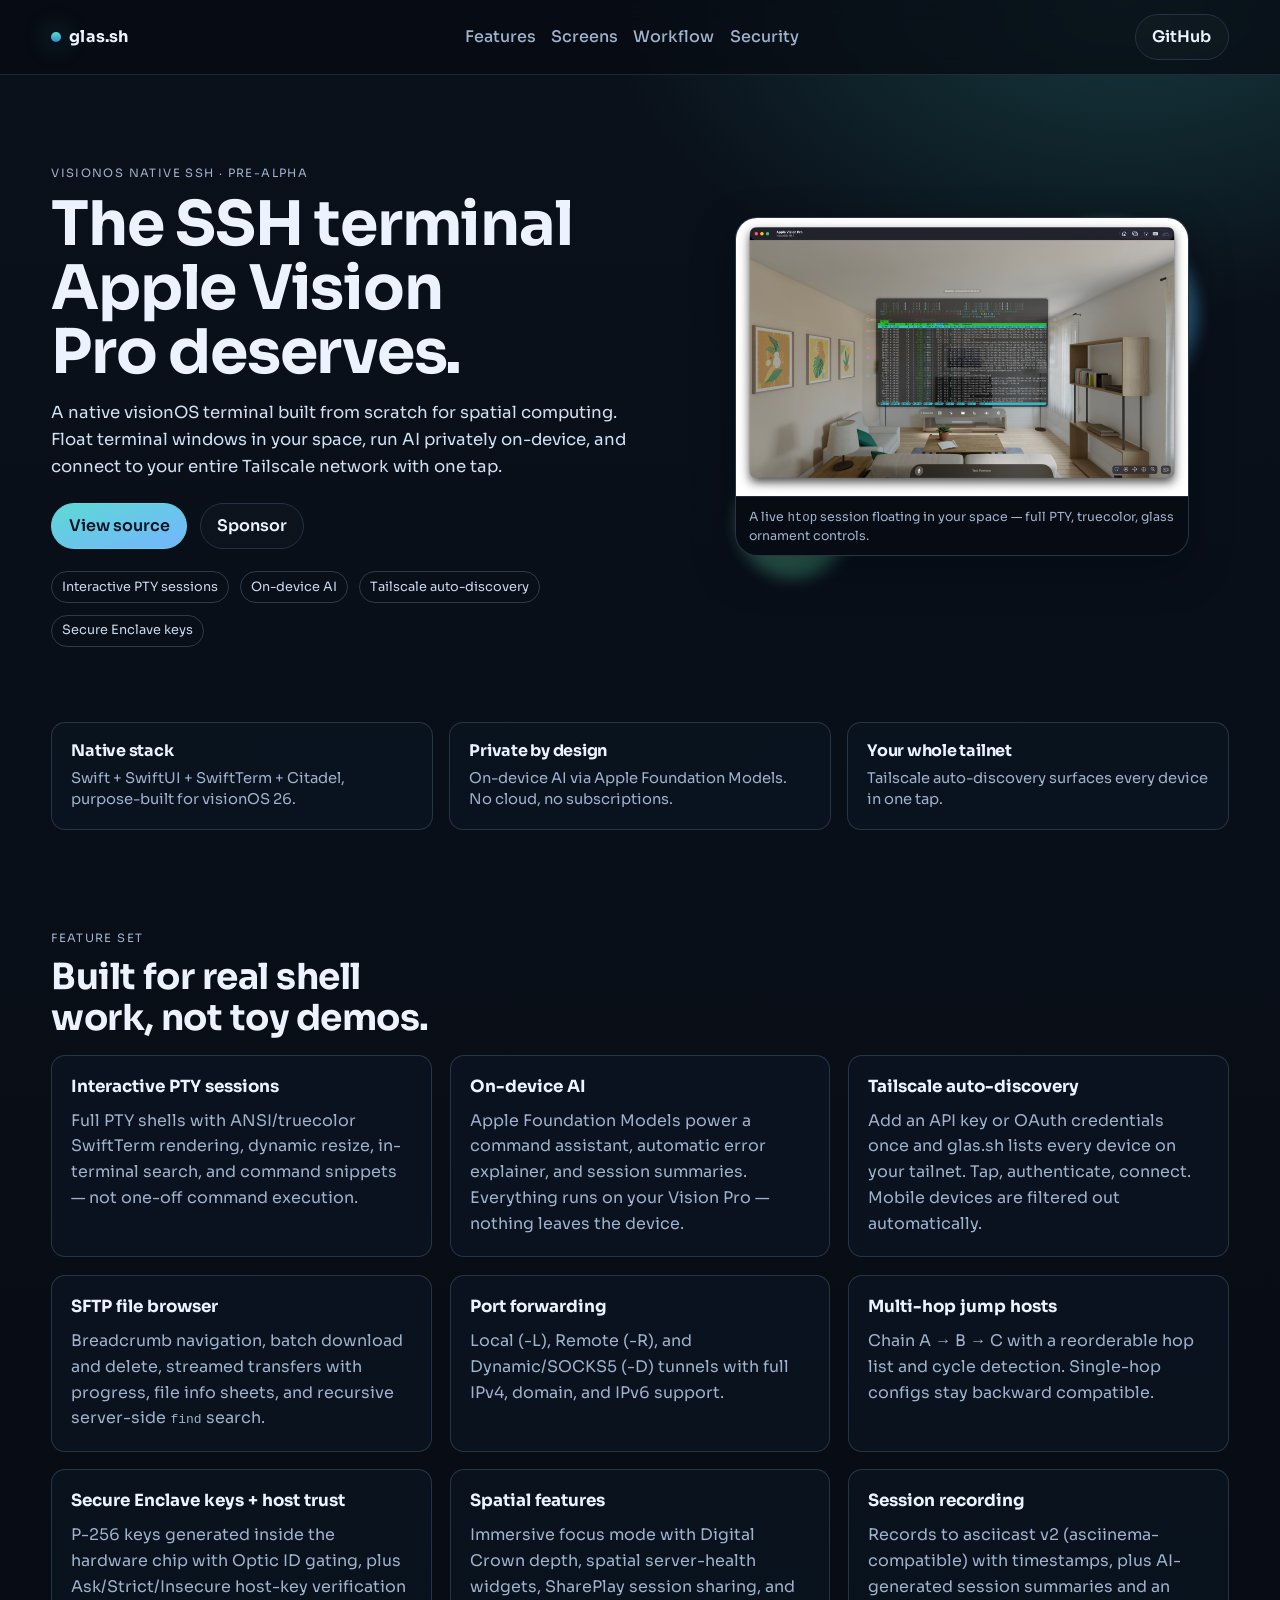
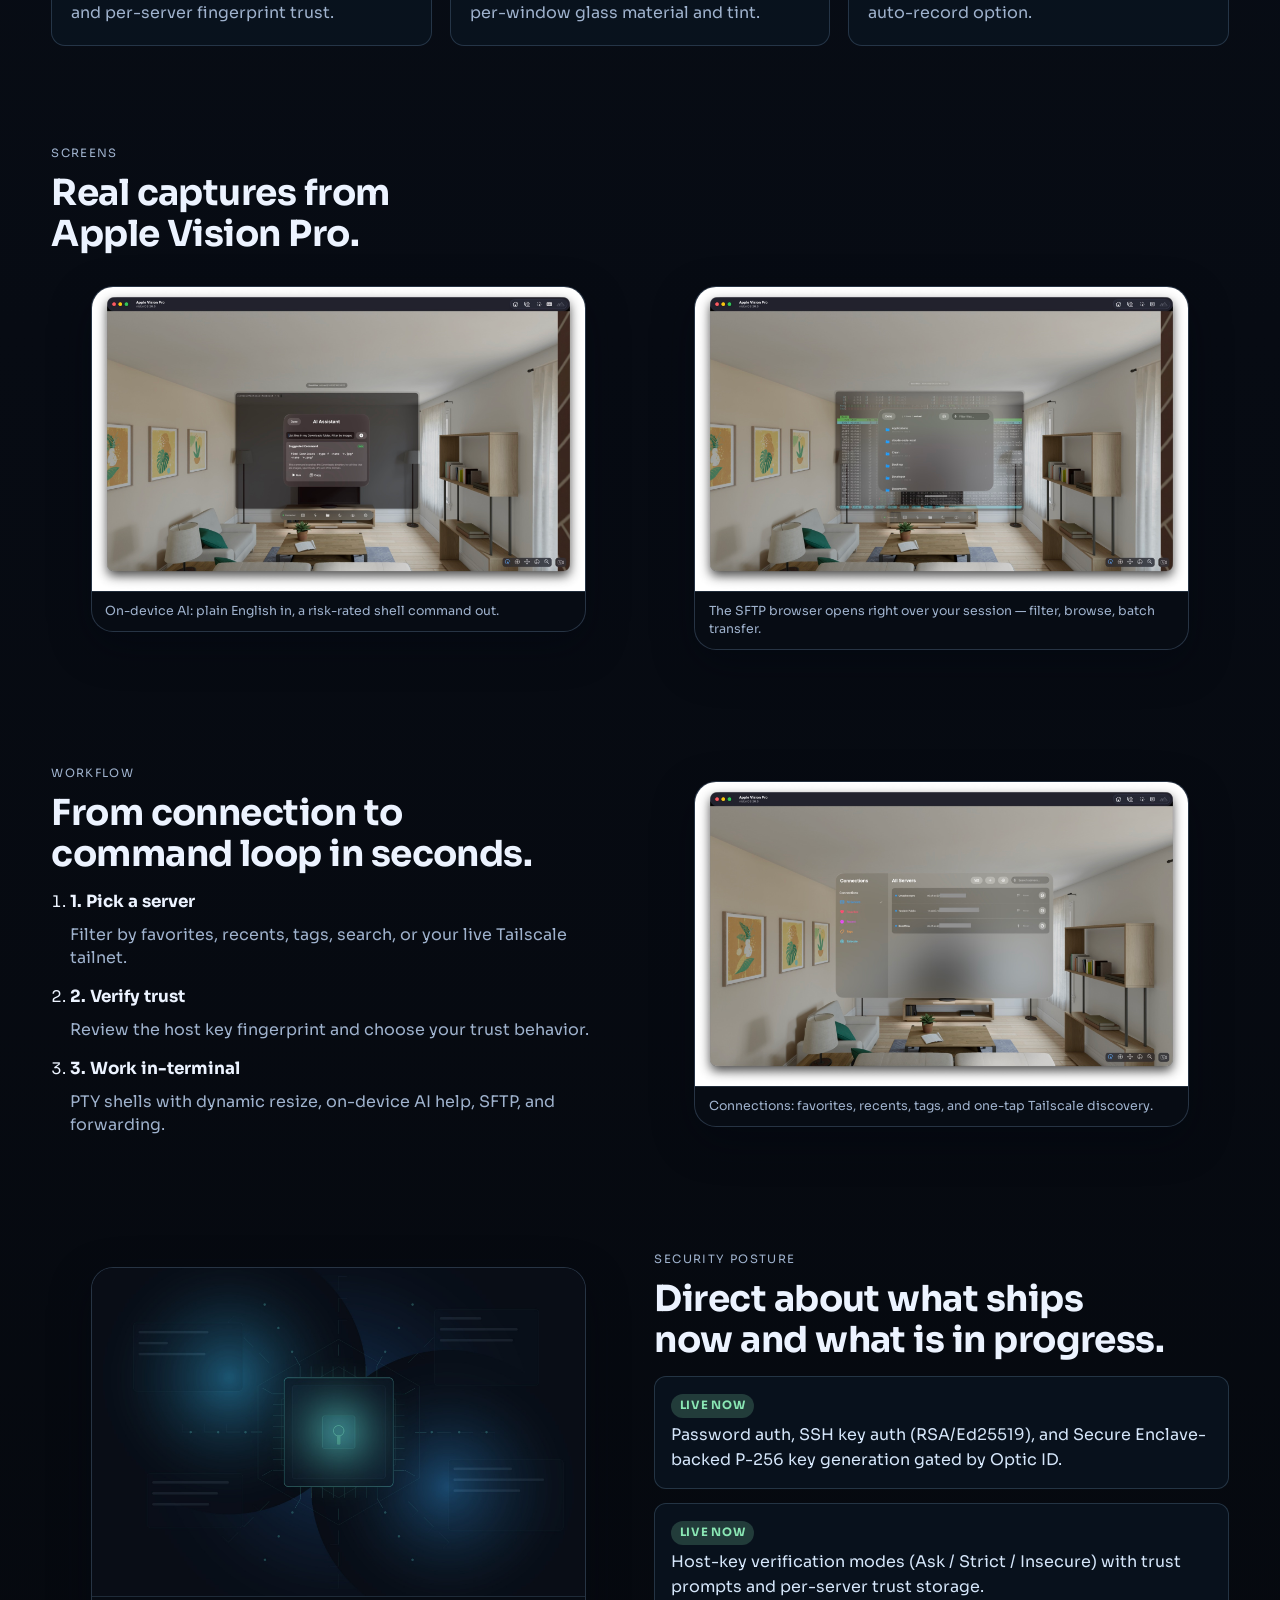
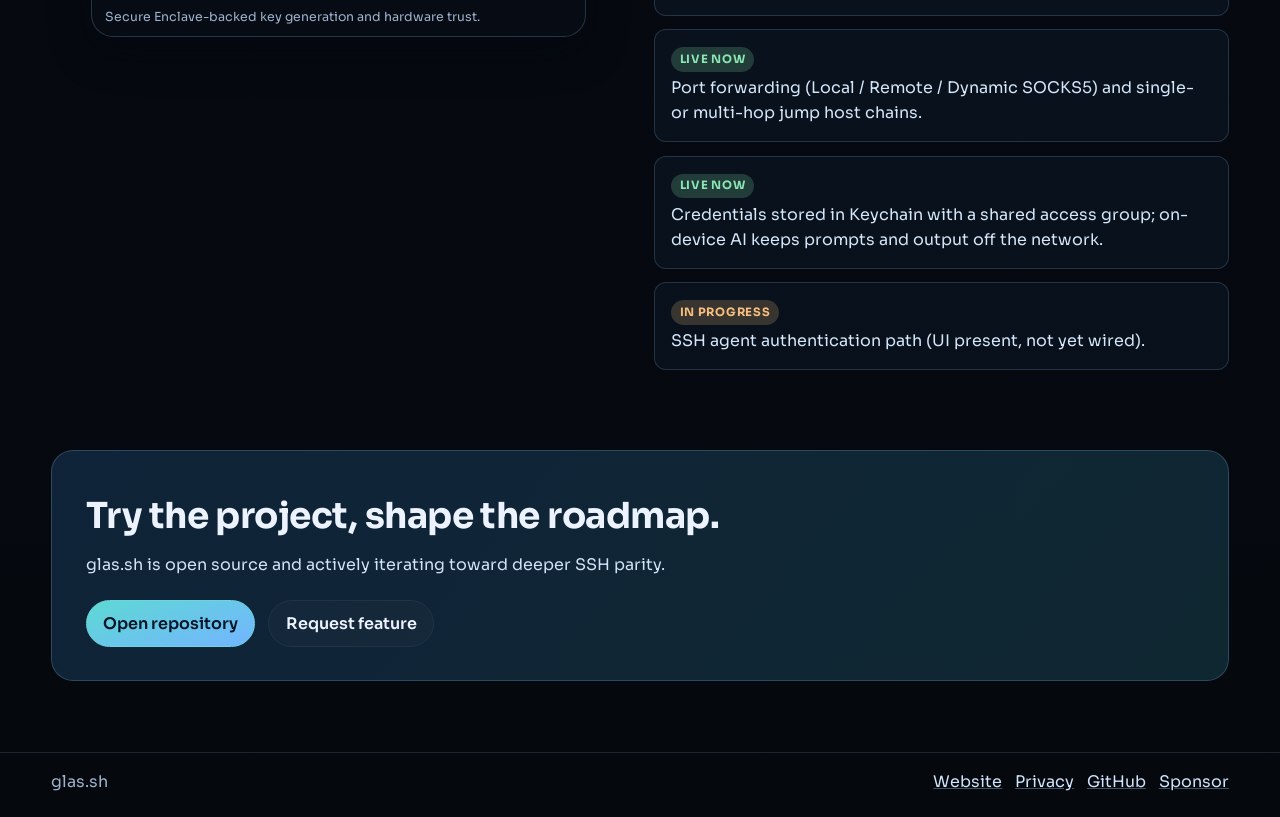
<file: docs/index.html>
<!doctype html>
<html lang="en">
  <head>
    <meta charset="utf-8">
    <meta name="viewport" content="width=device-width, initial-scale=1">
    <title>glas.sh | Native visionOS SSH terminal</title>
    <meta
      name="description"
      content="glas.sh is a native visionOS SSH terminal for Apple Vision Pro — PTY sessions, on-device AI, Tailscale auto-discovery, SFTP, port forwarding, and a glass-first multi-window workflow."
    >
    <meta name="theme-color" content="#0c141f">
    <link rel="canonical" href="https://msitarzewski.github.io/glas.sh/">

    <meta property="og:type" content="website">
    <meta property="og:title" content="glas.sh | Native visionOS SSH terminal">
    <meta
      property="og:description"
      content="A native visionOS SSH terminal for Apple Vision Pro — PTY sessions, on-device AI, Tailscale, SFTP, and a glass-first multi-window workflow."
    >
    <meta property="og:url" content="https://msitarzewski.github.io/glas.sh/">
    <meta
      property="og:image"
      content="https://msitarzewski.github.io/glas.sh/images/shots/hero-htop.jpg"
    >

    <meta name="twitter:card" content="summary_large_image">
    <meta name="twitter:title" content="glas.sh | Native visionOS SSH terminal">
    <meta
      name="twitter:description"
      content="Native visionOS SSH terminal with PTY sessions, on-device AI, Tailscale, SFTP, and glass-first multi-window UX."
    >
    <meta
      name="twitter:image"
      content="https://msitarzewski.github.io/glas.sh/images/shots/hero-htop.jpg"
    >

    <link rel="preconnect" href="https://fonts.googleapis.com">
    <link rel="preconnect" href="https://fonts.gstatic.com" crossorigin>
    <link
      href="https://fonts.googleapis.com/css2?family=Sora:wght@400;500;700;800&family=IBM+Plex+Mono:wght@400;500&display=swap"
      rel="stylesheet"
    >
    <link rel="stylesheet" href="./styles.css">
  </head>
  <body>
    <a class="skip-link" href="#main">Skip to content</a>

    <header class="site-header">
      <div class="shell nav-wrap">
        <a class="brand" href="#top" aria-label="glas.sh home">
          <span class="brand-dot" aria-hidden="true"></span>
          glas.sh
        </a>
        <nav class="top-nav" aria-label="Primary">
          <a href="#features">Features</a>
          <a href="#screens">Screens</a>
          <a href="#workflow">Workflow</a>
          <a href="#security">Security</a>
        </nav>
        <a class="button button-ghost" href="https://github.com/msitarzewski/glas.sh">GitHub</a>
      </div>
    </header>

    <main id="main">
      <section id="top" class="hero shell">
        <div class="hero-copy">
          <p class="eyebrow">visionOS native SSH · pre-alpha</p>
          <h1>The SSH terminal Apple Vision Pro deserves.</h1>
          <p class="lede">
            A native visionOS terminal built from scratch for spatial computing. Float terminal windows in your
            space, run AI privately on-device, and connect to your entire Tailscale network with one tap.
          </p>
          <div class="hero-cta">
            <a class="button button-primary" href="https://github.com/msitarzewski/glas.sh">View source</a>
            <a class="button button-ghost" href="https://github.com/sponsors/msitarzewski">Sponsor</a>
          </div>
          <ul class="signal-list" aria-label="Current capability highlights">
            <li>Interactive PTY sessions</li>
            <li>On-device AI</li>
            <li>Tailscale auto-discovery</li>
            <li>Secure Enclave keys</li>
          </ul>
        </div>

        <div class="hero-art">
          <div class="orb orb-a" aria-hidden="true"></div>
          <div class="orb orb-b" aria-hidden="true"></div>
          <figure class="media-card">
            <img
              src="./images/shots/hero-htop.jpg"
              alt="glas.sh terminal floating in a living room on Apple Vision Pro, running htop over SSH with a glass control ornament"
              width="1800"
              height="1111"
            >
            <figcaption>A live <code>htop</code> session floating in your space — full PTY, truecolor, glass ornament controls.</figcaption>
          </figure>
        </div>
      </section>

      <section class="proof shell" aria-label="Proof points">
        <article>
          <h2>Native stack</h2>
          <p>Swift + SwiftUI + SwiftTerm + Citadel, purpose-built for visionOS 26.</p>
        </article>
        <article>
          <h2>Private by design</h2>
          <p>On-device AI via Apple Foundation Models. No cloud, no subscriptions.</p>
        </article>
        <article>
          <h2>Your whole tailnet</h2>
          <p>Tailscale auto-discovery surfaces every device in one tap.</p>
        </article>
      </section>

      <section id="features" class="shell section">
        <div class="section-head">
          <p class="eyebrow">Feature set</p>
          <h2>Built for real shell work, not toy demos.</h2>
        </div>
        <div class="feature-grid">
          <article class="card">
            <h3>Interactive PTY sessions</h3>
            <p>
              Full PTY shells with ANSI/truecolor SwiftTerm rendering, dynamic resize, in-terminal search, and
              command snippets — not one-off command execution.
            </p>
          </article>
          <article class="card">
            <h3>On-device AI</h3>
            <p>
              Apple Foundation Models power a command assistant, automatic error explainer, and session
              summaries. Everything runs on your Vision Pro — nothing leaves the device.
            </p>
          </article>
          <article class="card">
            <h3>Tailscale auto-discovery</h3>
            <p>
              Add an API key or OAuth credentials once and glas.sh lists every device on your tailnet. Tap,
              authenticate, connect. Mobile devices are filtered out automatically.
            </p>
          </article>
          <article class="card">
            <h3>SFTP file browser</h3>
            <p>
              Breadcrumb navigation, batch download and delete, streamed transfers with progress, file info
              sheets, and recursive server-side <code>find</code> search.
            </p>
          </article>
          <article class="card">
            <h3>Port forwarding</h3>
            <p>
              Local (-L), Remote (-R), and Dynamic/SOCKS5 (-D) tunnels with full IPv4, domain, and IPv6 support.
            </p>
          </article>
          <article class="card">
            <h3>Multi-hop jump hosts</h3>
            <p>
              Chain A → B → C with a reorderable hop list and cycle detection. Single-hop configs stay
              backward compatible.
            </p>
          </article>
          <article class="card">
            <h3>Secure Enclave keys + host trust</h3>
            <p>
              P-256 keys generated inside the hardware chip with Optic ID gating, plus Ask/Strict/Insecure
              host-key verification and per-server fingerprint trust.
            </p>
          </article>
          <article class="card">
            <h3>Spatial features</h3>
            <p>
              Immersive focus mode with Digital Crown depth, spatial server-health widgets, SharePlay session
              sharing, and per-window glass material and tint.
            </p>
          </article>
          <article class="card">
            <h3>Session recording</h3>
            <p>
              Records to asciicast v2 (asciinema-compatible) with timestamps, plus AI-generated session
              summaries and an auto-record option.
            </p>
          </article>
        </div>
      </section>

      <section id="screens" class="shell section">
        <div class="section-head">
          <p class="eyebrow">Screens</p>
          <h2>Real captures from Apple Vision Pro.</h2>
        </div>
        <div class="split">
          <figure class="media-card">
            <img
              src="./images/shots/ai-assistant.jpg"
              alt="glas.sh AI Assistant turning 'List files in my Downloads folder. Filter by images' into a find command tagged Safe, with Run and Copy actions"
              loading="lazy"
              width="1800"
              height="1111"
            >
            <figcaption>On-device AI: plain English in, a risk-rated shell command out.</figcaption>
          </figure>
          <figure class="media-card">
            <img
              src="./images/shots/sftp.jpg"
              alt="glas.sh SFTP file browser open over a terminal session with breadcrumb navigation, a directory listing, and a filter field"
              loading="lazy"
              width="1800"
              height="1111"
            >
            <figcaption>The SFTP browser opens right over your session — filter, browse, batch transfer.</figcaption>
          </figure>
        </div>
      </section>

      <section id="workflow" class="shell section split">
        <div>
          <p class="eyebrow">Workflow</p>
          <h2>From connection to command loop in seconds.</h2>
          <ol class="flow">
            <li>
              <h3>1. Pick a server</h3>
              <p>Filter by favorites, recents, tags, search, or your live Tailscale tailnet.</p>
            </li>
            <li>
              <h3>2. Verify trust</h3>
              <p>Review the host key fingerprint and choose your trust behavior.</p>
            </li>
            <li>
              <h3>3. Work in-terminal</h3>
              <p>PTY shells with dynamic resize, on-device AI help, SFTP, and forwarding.</p>
            </li>
          </ol>
        </div>

        <figure class="media-card">
          <img
            src="./images/shots/connections.jpg"
            alt="glas.sh Connections window showing the All Servers list with a sidebar for Favorites, Recent, Tags, and Tailscale"
            loading="lazy"
            width="1800"
            height="1111"
          >
          <figcaption>Connections: favorites, recents, tags, and one-tap Tailscale discovery.</figcaption>
        </figure>
      </section>

      <section id="security" class="shell section split reverse">
        <figure class="media-card">
          <img
            src="./images/security.jpg"
            alt="Abstract Secure Enclave chip geometry with translucent interface layers and circuit traces"
            loading="lazy"
            width="1800"
            height="1200"
          >
          <figcaption>Secure Enclave-backed key generation and hardware trust.</figcaption>
        </figure>
        <div>
          <p class="eyebrow">Security posture</p>
          <h2>Direct about what ships now and what is in progress.</h2>
          <ul class="status-list">
            <li>
              <span class="tag live">Live now</span>
              <p>Password auth, SSH key auth (RSA/Ed25519), and Secure Enclave-backed P-256 key generation gated by Optic ID.</p>
            </li>
            <li>
              <span class="tag live">Live now</span>
              <p>Host-key verification modes (Ask / Strict / Insecure) with trust prompts and per-server trust storage.</p>
            </li>
            <li>
              <span class="tag live">Live now</span>
              <p>Port forwarding (Local / Remote / Dynamic SOCKS5) and single- or multi-hop jump host chains.</p>
            </li>
            <li>
              <span class="tag live">Live now</span>
              <p>Credentials stored in Keychain with a shared access group; on-device AI keeps prompts and output off the network.</p>
            </li>
            <li>
              <span class="tag progress">In progress</span>
              <p>SSH agent authentication path (UI present, not yet wired).</p>
            </li>
          </ul>
        </div>
      </section>

      <section class="shell final-cta">
        <h2>Try the project, shape the roadmap.</h2>
        <p>glas.sh is open source and actively iterating toward deeper SSH parity.</p>
        <div class="hero-cta">
          <a class="button button-primary" href="https://github.com/msitarzewski/glas.sh">Open repository</a>
          <a class="button button-ghost" href="https://github.com/msitarzewski/glas.sh/issues">Request feature</a>
        </div>
      </section>
    </main>

    <footer class="site-footer">
      <div class="shell footer-row">
        <p>glas.sh</p>
        <div>
          <a href="https://msitarzewski.github.io/glas.sh/">Website</a>
          <a href="./privacy.html">Privacy</a>
          <a href="https://github.com/msitarzewski/glas.sh">GitHub</a>
          <a href="https://github.com/sponsors/msitarzewski">Sponsor</a>
        </div>
      </div>
    </footer>
  </body>
</html>
</file>
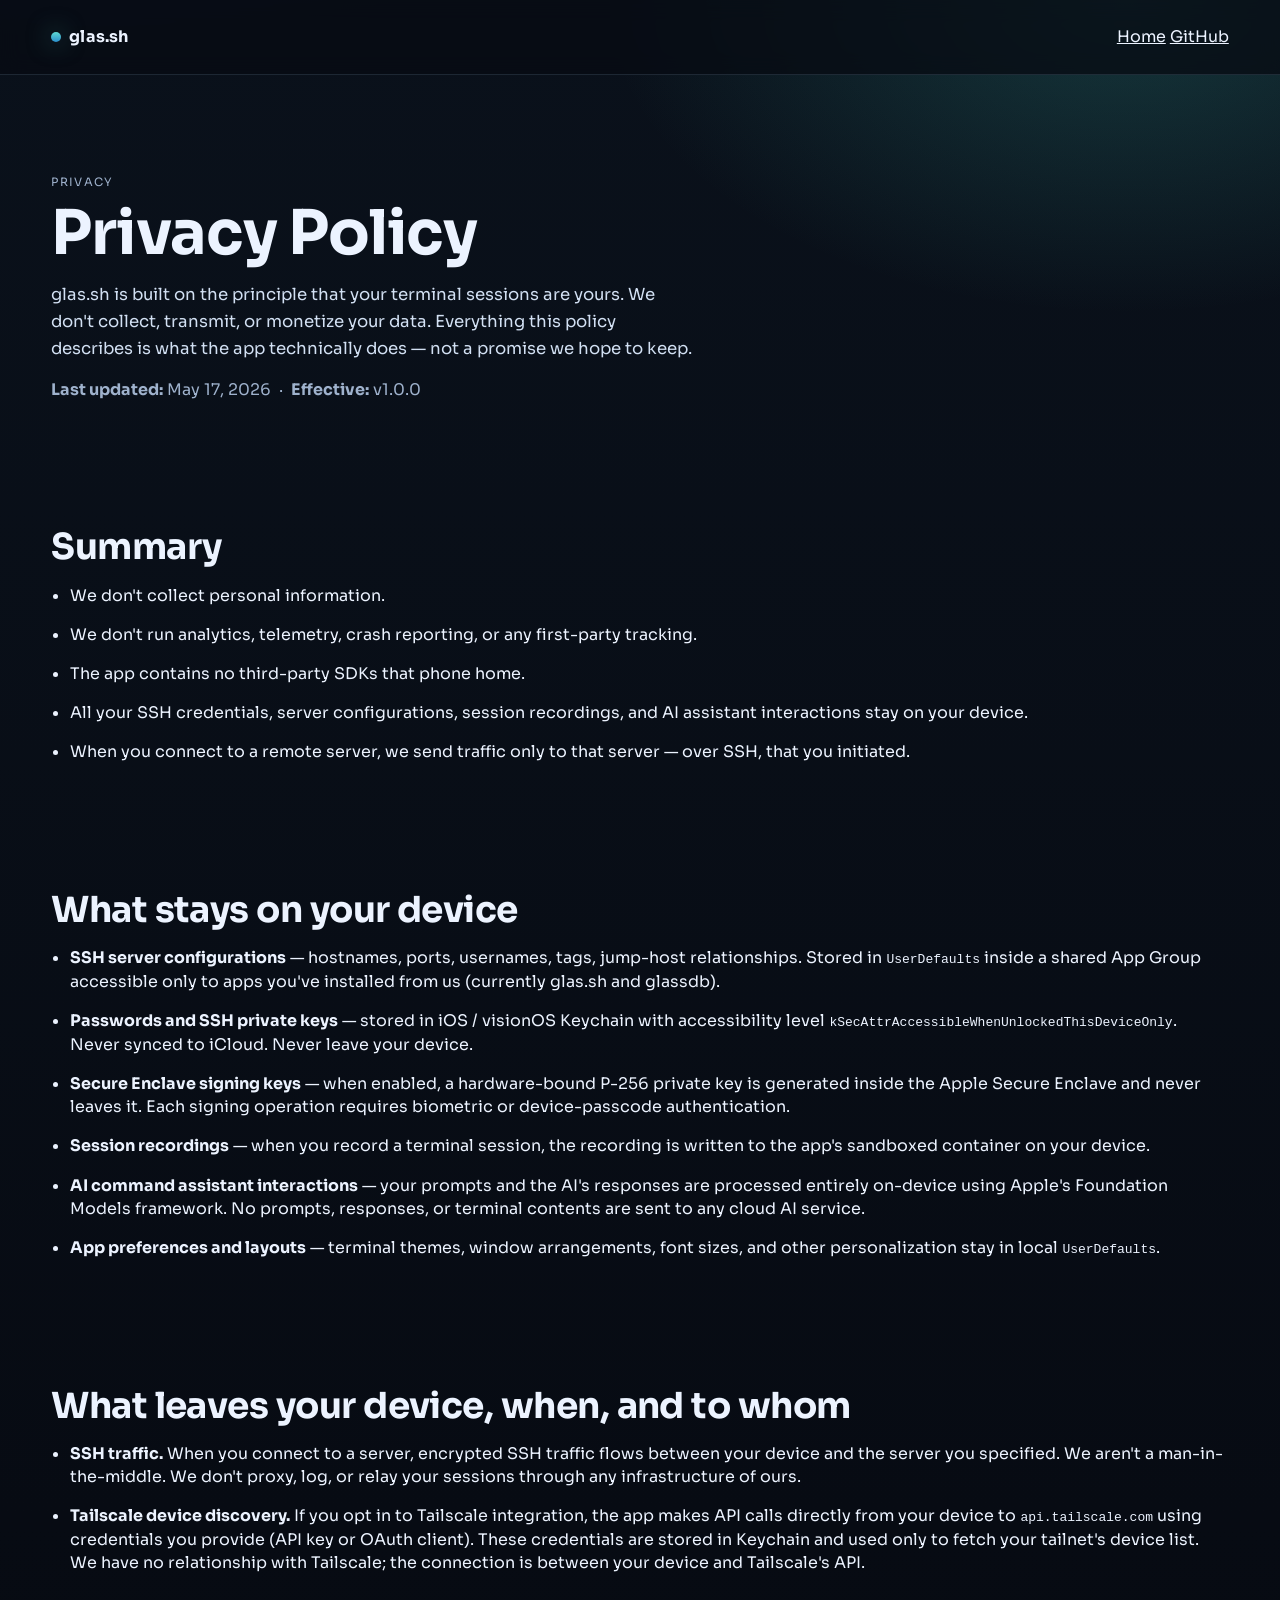
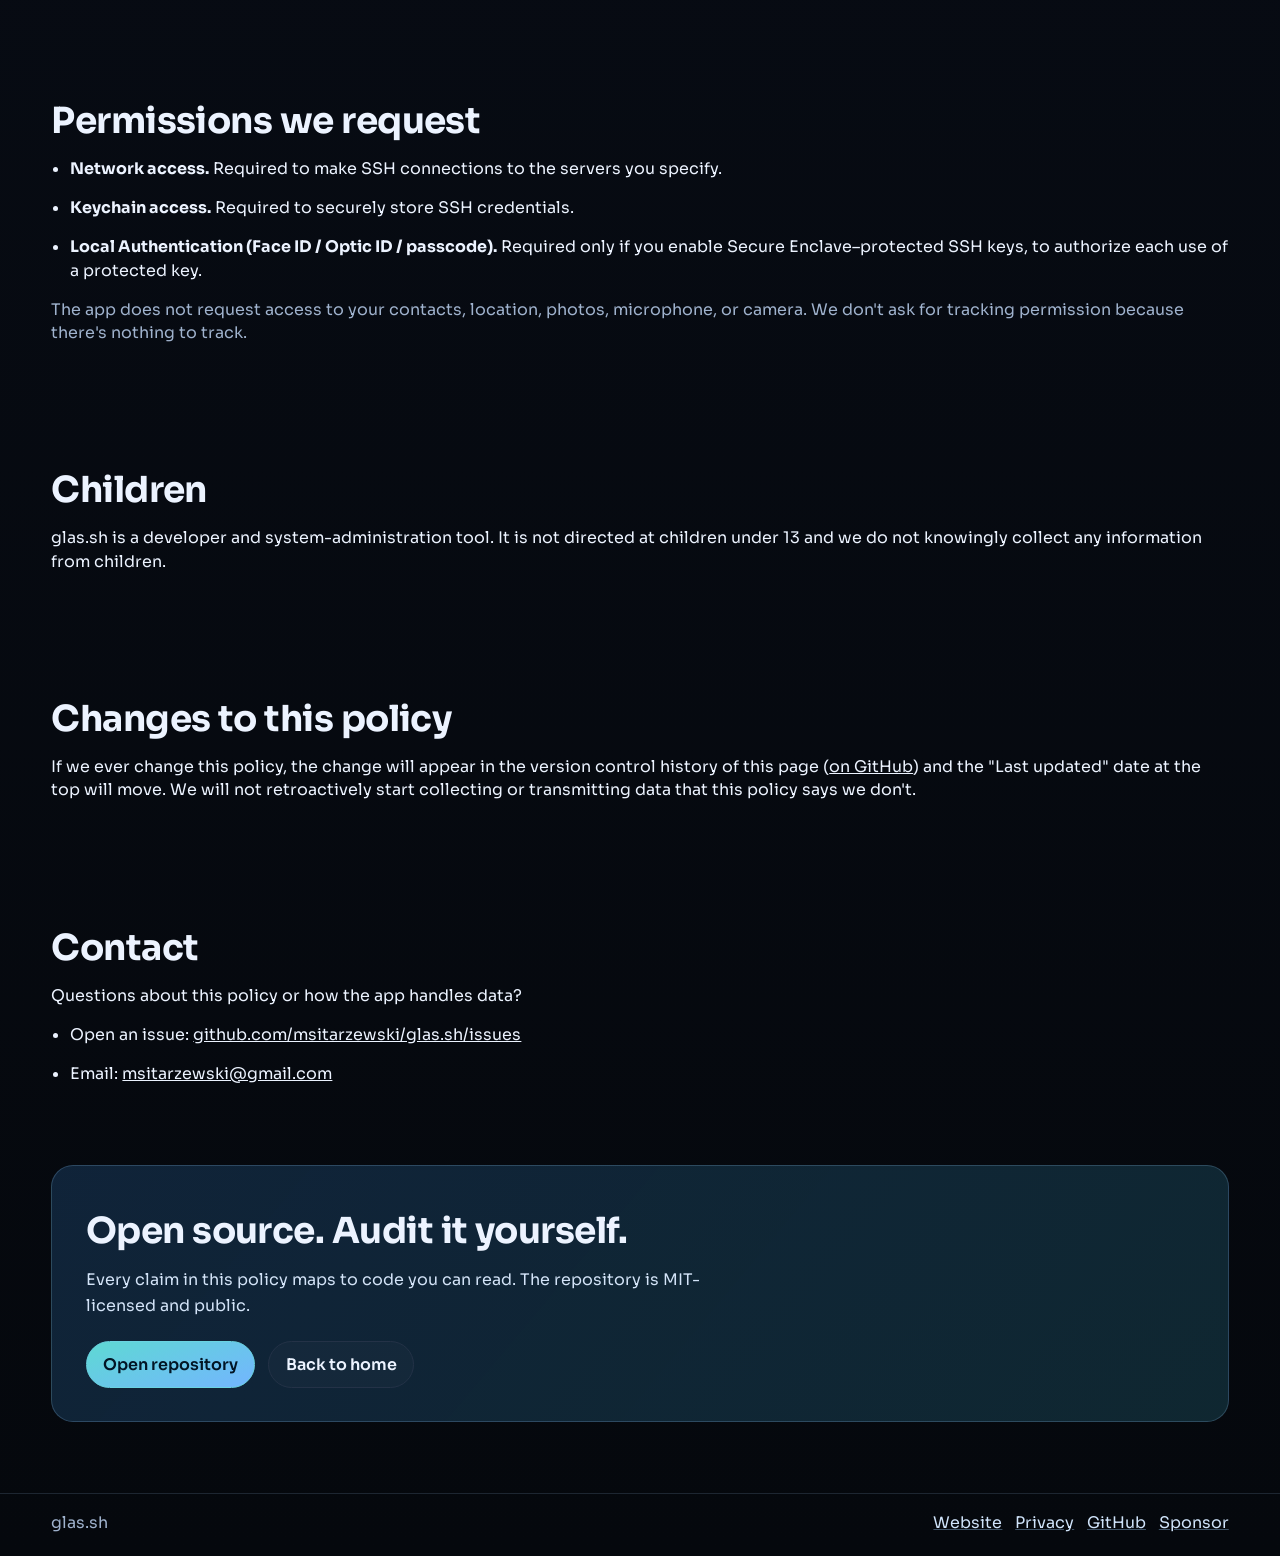
<file: docs/privacy.html>
<!doctype html>
<html lang="en">
  <head>
    <meta charset="utf-8">
    <meta name="viewport" content="width=device-width, initial-scale=1">
    <title>Privacy Policy | glas.sh</title>
    <meta
      name="description"
      content="The glas.sh privacy policy. We don't track. We don't collect. Everything stays on your device."
    >
    <meta name="theme-color" content="#0c141f">
    <link rel="canonical" href="https://msitarzewski.github.io/glas.sh/privacy.html">

    <link rel="preconnect" href="https://fonts.googleapis.com">
    <link rel="preconnect" href="https://fonts.gstatic.com" crossorigin>
    <link
      href="https://fonts.googleapis.com/css2?family=Sora:wght@400;500;700;800&family=IBM+Plex+Mono:wght@400;500&display=swap"
      rel="stylesheet"
    >
    <link rel="stylesheet" href="./styles.css">
  </head>
  <body>
    <a class="skip-link" href="#main">Skip to content</a>

    <header class="site-header">
      <div class="shell nav-wrap">
        <a class="brand" href="./" aria-label="glas.sh home">
          <span class="brand-dot"></span>
          glas.sh
        </a>
        <nav>
          <a href="./">Home</a>
          <a href="https://github.com/msitarzewski/glas.sh">GitHub</a>
        </nav>
      </div>
    </header>

    <main id="main">
      <section class="shell section">
        <p class="eyebrow">Privacy</p>
        <h1>Privacy Policy</h1>
        <p class="lede">
          glas.sh is built on the principle that your terminal sessions are
          yours. We don't collect, transmit, or monetize your data. Everything
          this policy describes is what the app technically does — not a
          promise we hope to keep.
        </p>
        <p class="muted"><strong>Last updated:</strong> May 17, 2026 &nbsp;·&nbsp; <strong>Effective:</strong> v1.0.0</p>
      </section>

      <section class="shell section">
        <h2>Summary</h2>
        <ul class="flow">
          <li>We don't collect personal information.</li>
          <li>We don't run analytics, telemetry, crash reporting, or any first-party tracking.</li>
          <li>The app contains no third-party SDKs that phone home.</li>
          <li>All your SSH credentials, server configurations, session recordings, and AI assistant interactions stay on your device.</li>
          <li>When you connect to a remote server, we send traffic only to that server — over SSH, that you initiated.</li>
        </ul>
      </section>

      <section class="shell section">
        <h2>What stays on your device</h2>
        <ul class="flow">
          <li><strong>SSH server configurations</strong> — hostnames, ports, usernames, tags, jump-host relationships. Stored in <code>UserDefaults</code> inside a shared App Group accessible only to apps you've installed from us (currently glas.sh and glassdb).</li>
          <li><strong>Passwords and SSH private keys</strong> — stored in iOS / visionOS Keychain with accessibility level <code>kSecAttrAccessibleWhenUnlockedThisDeviceOnly</code>. Never synced to iCloud. Never leave your device.</li>
          <li><strong>Secure Enclave signing keys</strong> — when enabled, a hardware-bound P-256 private key is generated inside the Apple Secure Enclave and never leaves it. Each signing operation requires biometric or device-passcode authentication.</li>
          <li><strong>Session recordings</strong> — when you record a terminal session, the recording is written to the app's sandboxed container on your device.</li>
          <li><strong>AI command assistant interactions</strong> — your prompts and the AI's responses are processed entirely on-device using Apple's Foundation Models framework. No prompts, responses, or terminal contents are sent to any cloud AI service.</li>
          <li><strong>App preferences and layouts</strong> — terminal themes, window arrangements, font sizes, and other personalization stay in local <code>UserDefaults</code>.</li>
        </ul>
      </section>

      <section class="shell section">
        <h2>What leaves your device, when, and to whom</h2>
        <ul class="flow">
          <li><strong>SSH traffic.</strong> When you connect to a server, encrypted SSH traffic flows between your device and the server you specified. We aren't a man-in-the-middle. We don't proxy, log, or relay your sessions through any infrastructure of ours.</li>
          <li><strong>Tailscale device discovery.</strong> If you opt in to Tailscale integration, the app makes API calls directly from your device to <code>api.tailscale.com</code> using credentials you provide (API key or OAuth client). These credentials are stored in Keychain and used only to fetch your tailnet's device list. We have no relationship with Tailscale; the connection is between your device and Tailscale's API.</li>
        </ul>
      </section>

      <section class="shell section">
        <h2>Permissions we request</h2>
        <ul class="flow">
          <li><strong>Network access.</strong> Required to make SSH connections to the servers you specify.</li>
          <li><strong>Keychain access.</strong> Required to securely store SSH credentials.</li>
          <li><strong>Local Authentication (Face ID / Optic ID / passcode).</strong> Required only if you enable Secure Enclave–protected SSH keys, to authorize each use of a protected key.</li>
        </ul>
        <p class="muted">
          The app does not request access to your contacts, location, photos, microphone, or camera. We don't ask for tracking permission because there's nothing to track.
        </p>
      </section>

      <section class="shell section">
        <h2>Children</h2>
        <p>
          glas.sh is a developer and system-administration tool. It is not directed at children under 13 and we do not knowingly collect any information from children.
        </p>
      </section>

      <section class="shell section">
        <h2>Changes to this policy</h2>
        <p>
          If we ever change this policy, the change will appear in the version control history of this page (<a href="https://github.com/msitarzewski/glas.sh/commits/main/docs/privacy.html">on GitHub</a>) and the &quot;Last updated&quot; date at the top will move. We will not retroactively start collecting or transmitting data that this policy says we don't.
        </p>
      </section>

      <section class="shell section">
        <h2>Contact</h2>
        <p>
          Questions about this policy or how the app handles data?
        </p>
        <ul class="flow">
          <li>Open an issue: <a href="https://github.com/msitarzewski/glas.sh/issues">github.com/msitarzewski/glas.sh/issues</a></li>
          <li>Email: <a href="mailto:msitarzewski@gmail.com">msitarzewski@gmail.com</a></li>
        </ul>
      </section>

      <section class="shell final-cta">
        <h2>Open source. Audit it yourself.</h2>
        <p>
          Every claim in this policy maps to code you can read. The repository is MIT-licensed and public.
        </p>
        <div class="hero-cta">
          <a class="button button-primary" href="https://github.com/msitarzewski/glas.sh">Open repository</a>
          <a class="button button-ghost" href="./">Back to home</a>
        </div>
      </section>
    </main>

    <footer class="site-footer">
      <div class="shell footer-row">
        <p>glas.sh</p>
        <div>
          <a href="./">Website</a>
          <a href="./privacy.html">Privacy</a>
          <a href="https://github.com/msitarzewski/glas.sh">GitHub</a>
          <a href="https://github.com/sponsors/msitarzewski">Sponsor</a>
        </div>
      </div>
    </footer>
  </body>
</html>
</file>
<file: docs/styles.css>
:root {
  --bg: #070b13;
  --bg-elev: #0c141f;
  --bg-panel: rgba(11, 21, 34, 0.72);
  --line: #243247;
  --text: #ecf3ff;
  --muted: #9fb2cd;
  --cyan: #5ed9d3;
  --blue: #73b5ff;
  --green: #8ae7b4;
  --warn: #f7be7f;
  --radius-lg: 22px;
  --radius-md: 14px;
  --shadow: 0 28px 80px rgba(3, 8, 14, 0.55);
  --space-1: 0.6rem;
  --space-2: 1rem;
  --space-3: 1.4rem;
  --space-4: 2rem;
  --space-5: 3.2rem;
  --space-6: 5.6rem;
}

* {
  box-sizing: border-box;
}

html,
body {
  margin: 0;
  padding: 0;
}

body {
  font-family: "Sora", "Avenir Next", "Segoe UI", sans-serif;
  color: var(--text);
  background:
    radial-gradient(1200px 700px at 8% -12%, rgba(47, 125, 205, 0.26), transparent 60%),
    radial-gradient(900px 540px at 88% 0%, rgba(56, 170, 160, 0.25), transparent 58%),
    linear-gradient(180deg, #0a111b 0%, var(--bg) 48%, #05080d 100%);
  line-height: 1.45;
  min-height: 100vh;
}

img {
  display: block;
  max-width: 100%;
  height: auto;
}

a {
  color: inherit;
}

.skip-link {
  position: absolute;
  left: -9999px;
  top: 0;
  background: var(--blue);
  color: #031427;
  padding: 0.6rem 0.75rem;
  border-radius: 8px;
  z-index: 1000;
  font-weight: 700;
}

.skip-link:focus {
  left: 0.75rem;
  top: 0.75rem;
}

.shell {
  width: min(1200px, 92vw);
  margin: 0 auto;
}

.site-header {
  position: sticky;
  top: 0;
  z-index: 20;
  backdrop-filter: blur(10px);
  background: color-mix(in srgb, var(--bg) 76%, transparent);
  border-bottom: 1px solid rgba(152, 178, 209, 0.16);
}

.nav-wrap {
  display: flex;
  align-items: center;
  justify-content: space-between;
  gap: 1rem;
  min-height: 74px;
}

.brand {
  display: inline-flex;
  align-items: center;
  gap: 0.5rem;
  text-decoration: none;
  font-weight: 700;
  letter-spacing: 0.01em;
}

.brand-dot {
  width: 10px;
  height: 10px;
  border-radius: 999px;
  background: linear-gradient(180deg, var(--cyan), #2b8fcd);
  box-shadow: 0 0 24px rgba(94, 217, 211, 0.56);
}

.top-nav {
  display: flex;
  gap: 0.95rem;
}

.top-nav a {
  text-decoration: none;
  color: var(--muted);
  font-weight: 500;
}

.top-nav a:hover,
.top-nav a:focus-visible {
  color: var(--text);
}

.hero {
  display: grid;
  grid-template-columns: minmax(0, 1.05fr) minmax(0, 0.95fr);
  gap: 3.4rem;
  align-items: center;
  padding: var(--space-6) 0 var(--space-5);
}

.hero-copy {
  max-width: 62ch;
}

.eyebrow {
  margin: 0;
  text-transform: uppercase;
  letter-spacing: 0.12em;
  font-size: 0.72rem;
  color: var(--muted);
}

h1 {
  margin: 0.72rem 0 var(--space-2);
  font-size: clamp(2rem, 4.8vw, 4rem);
  line-height: 1.04;
  letter-spacing: -0.02em;
  text-wrap: balance;
}

h2 {
  margin: 0.62rem 0 var(--space-2);
  font-size: clamp(1.45rem, 2.8vw, 2.4rem);
  line-height: 1.15;
  letter-spacing: -0.015em;
  text-wrap: balance;
}

h3 {
  margin: 0 0 0.52rem;
  font-size: 1.05rem;
}

.lede {
  margin: 0;
  max-width: 54ch;
  color: #d2e0f3;
  font-size: clamp(1rem, 1.3vw, 1.2rem);
  line-height: 1.6;
}

.hero-cta {
  margin-top: var(--space-3);
  display: flex;
  flex-wrap: wrap;
  gap: 0.8rem;
}

.button {
  display: inline-flex;
  align-items: center;
  justify-content: center;
  border-radius: 999px;
  padding: 0.66rem 1.02rem;
  border: 1px solid var(--line);
  text-decoration: none;
  font-weight: 600;
  transition: transform 0.25s ease, border-color 0.25s ease, background-color 0.25s ease;
}

.button:hover,
.button:focus-visible {
  transform: translateY(-1px);
}

.button-primary {
  color: #021525;
  border-color: #6bd3e1;
  background: linear-gradient(160deg, var(--cyan), var(--blue));
}

.button-ghost {
  color: var(--text);
  background: rgba(255, 255, 255, 0.02);
}

.signal-list {
  margin: var(--space-3) 0 0;
  display: flex;
  gap: 0.7rem;
  flex-wrap: wrap;
  padding: 0;
  list-style: none;
}

.signal-list li {
  border: 1px solid rgba(141, 173, 208, 0.28);
  border-radius: 999px;
  padding: 0.36rem 0.62rem;
  color: #c8daef;
  font-size: 0.8rem;
}

.hero-art {
  position: relative;
  min-height: 410px;
}

.orb {
  position: absolute;
  border-radius: 999px;
  filter: blur(8px);
}

.orb-a {
  width: 180px;
  height: 180px;
  right: 6%;
  top: 6%;
  background: radial-gradient(circle at 30% 20%, #81f1f1, #246baa);
  opacity: 0.62;
}

.orb-b {
  width: 110px;
  height: 110px;
  left: 8%;
  bottom: 8%;
  background: radial-gradient(circle at 35% 30%, #9ef3cb, #1f855d);
  opacity: 0.5;
}

.mock-window {
  position: relative;
  margin: 2.8rem 0 0;
  border: 1px solid rgba(129, 175, 219, 0.33);
  border-radius: var(--radius-lg);
  background: linear-gradient(180deg, rgba(14, 28, 43, 0.9), rgba(8, 16, 26, 0.82));
  box-shadow: var(--shadow);
  overflow: hidden;
}

.mock-chrome {
  display: flex;
  align-items: center;
  gap: 0.35rem;
  padding: 0.8rem 0.9rem;
  border-bottom: 1px solid rgba(141, 176, 210, 0.2);
  background: rgba(255, 255, 255, 0.02);
}

.mock-chrome span {
  width: 9px;
  height: 9px;
  border-radius: 999px;
  background: rgba(200, 222, 247, 0.45);
}

.mock-chrome p {
  margin: 0 0 0 0.42rem;
  color: var(--muted);
  font-family: "IBM Plex Mono", "Menlo", monospace;
  font-size: 0.76rem;
}

.mock-body {
  padding: 1rem;
  font-family: "IBM Plex Mono", "Menlo", monospace;
  font-size: 0.84rem;
}

.mock-body p {
  margin: 0 0 0.52rem;
}

.prompt {
  color: var(--green);
}

.muted {
  color: var(--muted);
}

.ok {
  color: var(--cyan);
}

.proof {
  display: grid;
  grid-template-columns: repeat(3, minmax(0, 1fr));
  gap: 1rem;
  margin-top: 1.5rem;
}

.proof article {
  border: 1px solid rgba(137, 173, 206, 0.22);
  border-radius: var(--radius-md);
  padding: 1.2rem;
  background: var(--bg-panel);
}

.proof h2 {
  margin: 0 0 0.45rem;
  font-size: 1rem;
}

.proof p {
  margin: 0;
  color: var(--muted);
  font-size: 0.92rem;
}

.section {
  padding-top: 6.2rem;
}

.section-head p {
  margin: 0;
  color: var(--muted);
}

.section-head h2 {
  max-width: 24ch;
}

.feature-grid {
  display: grid;
  grid-template-columns: repeat(3, minmax(0, 1fr));
  gap: 1.1rem;
}

.card {
  border-radius: var(--radius-md);
  border: 1px solid rgba(130, 169, 204, 0.24);
  background: var(--bg-panel);
  padding: 1.2rem;
  min-height: 168px;
}

.card p {
  margin: 0;
  color: var(--muted);
  line-height: 1.62;
}

.split {
  display: grid;
  grid-template-columns: 1fr 1fr;
  gap: 1.8rem;
  align-items: start;
}

.split.reverse {
  grid-template-columns: 1fr 1fr;
}

.media-card {
  border: 1px solid rgba(130, 167, 203, 0.26);
  border-radius: var(--radius-lg);
  overflow: hidden;
  background: #070c14;
  box-shadow: 0 14px 42px rgba(2, 8, 16, 0.42);
}

.media-card figcaption {
  padding: 0.65rem 0.82rem;
  color: var(--muted);
  font-size: 0.78rem;
  border-top: 1px solid rgba(126, 167, 205, 0.2);
}

.flow {
  margin: 1rem 0 0;
  padding-left: 1.2rem;
}

.flow li {
  margin-bottom: 1rem;
}

.flow p {
  margin: 0;
  color: var(--muted);
}

.status-list {
  list-style: none;
  margin: 0;
  padding: 0;
  display: grid;
  gap: 0.86rem;
}

.status-list li {
  border: 1px solid rgba(128, 168, 204, 0.23);
  border-radius: 12px;
  padding: 0.95rem 1rem;
  background: var(--bg-panel);
  line-height: 1.55;
}

.status-list li p {
  margin: 0.3rem 0 0;
  color: #d5e6fa;
  max-width: 60ch;
}

.tag {
  display: inline-block;
  border-radius: 999px;
  padding: 0.2rem 0.52rem;
  margin-right: 0;
  font-size: 0.72rem;
  font-weight: 700;
  text-transform: uppercase;
  letter-spacing: 0.06em;
}

.tag.live {
  background: rgba(138, 231, 180, 0.2);
  color: var(--green);
}

.tag.progress {
  background: rgba(247, 190, 127, 0.2);
  color: var(--warn);
}

.final-cta {
  margin-top: 5rem;
  margin-bottom: 4.4rem;
  padding: 2.1rem;
  border: 1px solid rgba(121, 165, 206, 0.28);
  border-radius: var(--radius-lg);
  background:
    linear-gradient(130deg, rgba(42, 123, 186, 0.18), rgba(48, 168, 162, 0.15)),
    rgba(11, 21, 35, 0.75);
}

.final-cta p {
  margin: 0;
  color: #d3e3f7;
  max-width: 56ch;
  line-height: 1.62;
}

.site-footer {
  border-top: 1px solid rgba(124, 161, 196, 0.2);
  padding: 1.1rem 0 1.5rem;
}

.footer-row {
  display: flex;
  align-items: center;
  justify-content: space-between;
  gap: 1rem;
}

.footer-row p {
  margin: 0;
  color: var(--muted);
}

.footer-row div {
  display: flex;
  gap: 0.8rem;
  flex-wrap: wrap;
}

.footer-row a {
  color: #d0e4fb;
  text-decoration-color: rgba(142, 183, 224, 0.42);
}

@keyframes reveal-up {
  from {
    opacity: 0;
    transform: translateY(14px);
  }
  to {
    opacity: 1;
    transform: translateY(0);
  }
}

.hero-copy,
.hero-art,
.proof article,
.card,
.media-card,
.final-cta {
  animation: reveal-up 0.6s ease both;
}

.hero-art {
  animation-delay: 0.1s;
}

.proof article:nth-child(2),
.card:nth-child(2) {
  animation-delay: 0.14s;
}

.proof article:nth-child(3),
.card:nth-child(3) {
  animation-delay: 0.2s;
}

@media (max-width: 980px) {
  .top-nav {
    display: none;
  }

  .hero,
  .split,
  .split.reverse {
    grid-template-columns: 1fr;
  }

  .feature-grid,
  .proof {
    grid-template-columns: 1fr;
  }

  .hero {
    padding-top: 4.2rem;
    gap: 2rem;
  }

  .hero-art {
    min-height: 280px;
  }

  .card {
    min-height: 0;
  }

  .footer-row {
    flex-direction: column;
    align-items: flex-start;
  }
}

@media (prefers-reduced-motion: reduce) {
  * {
    animation: none !important;
    transition: none !important;
  }
}
</file>
